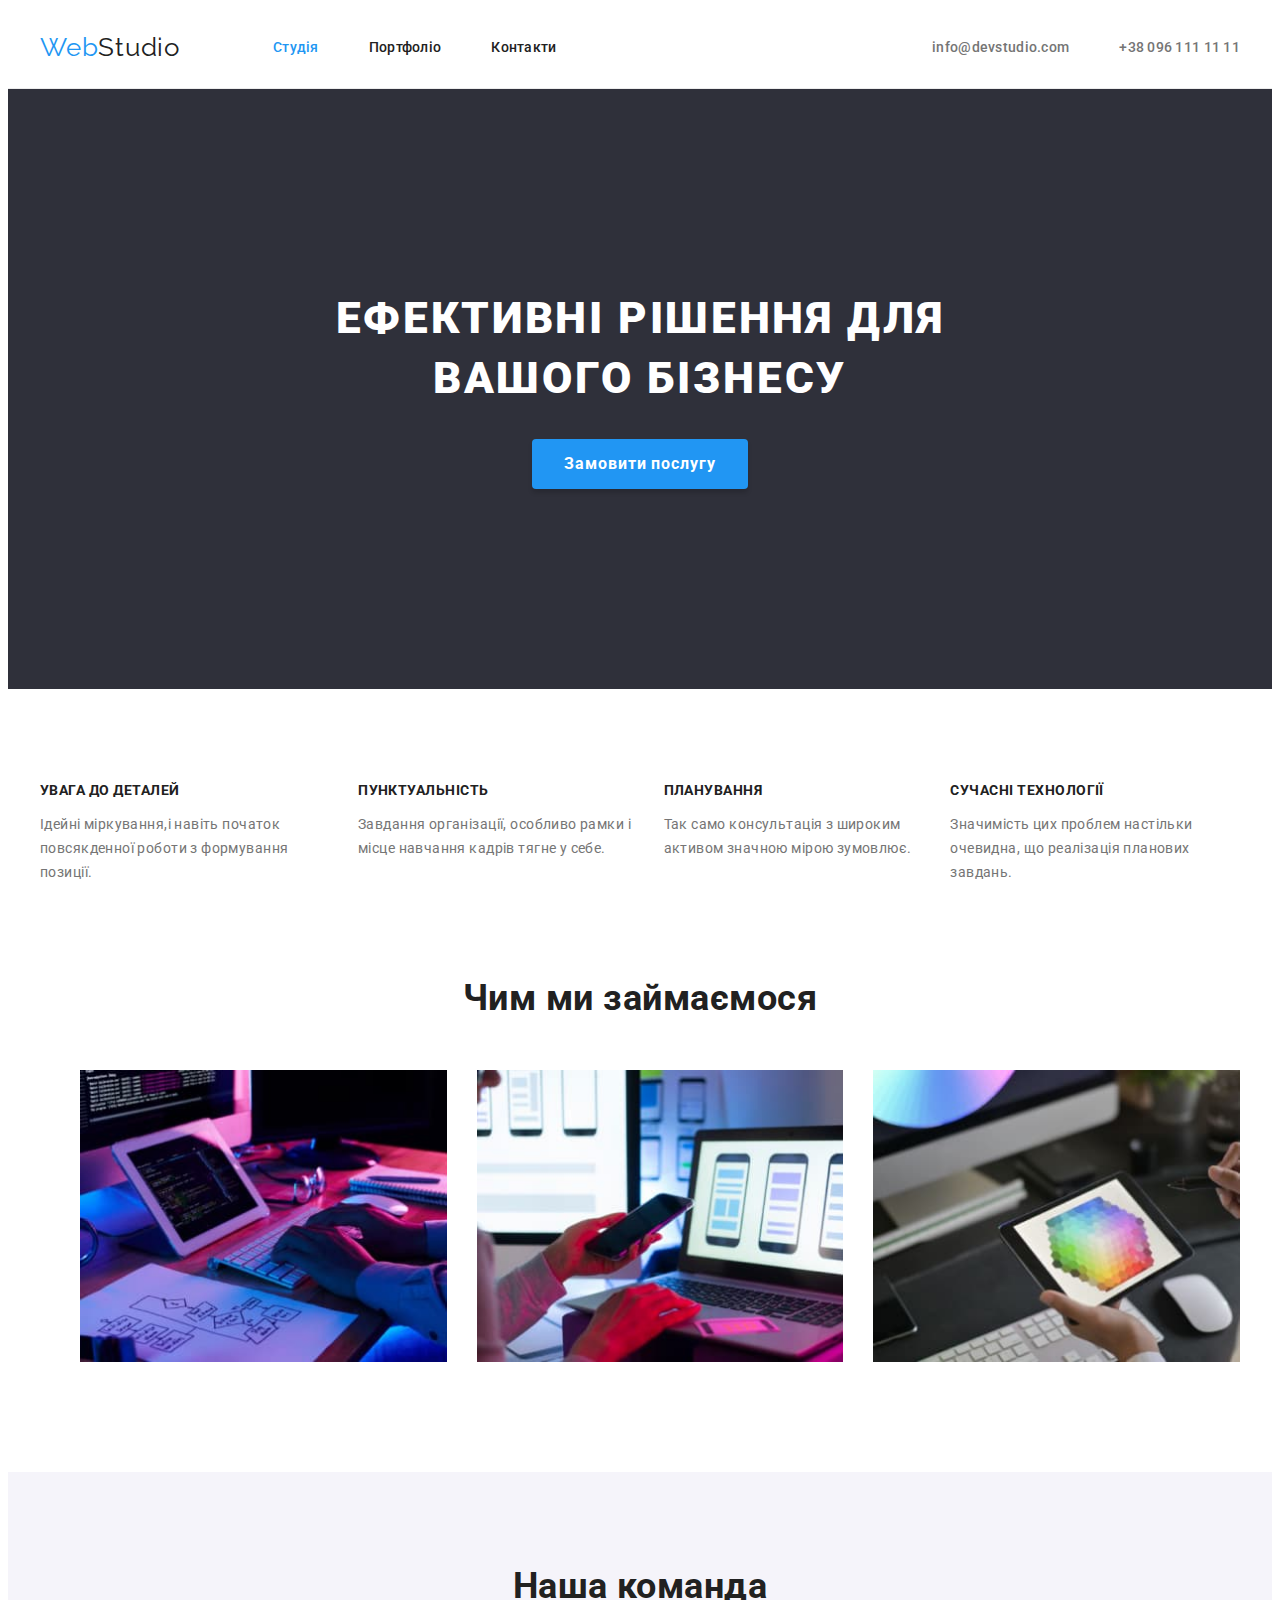
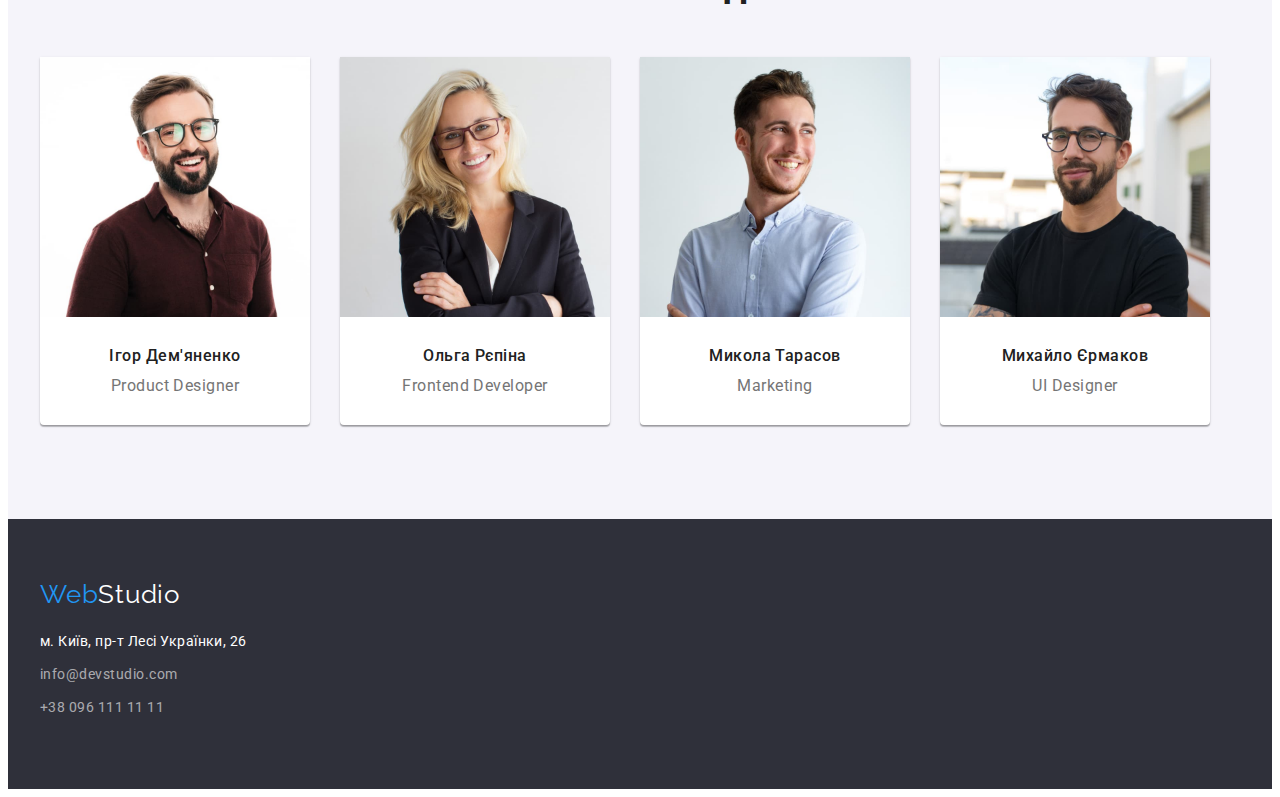
<file: index.html>
<!DOCTYPE html>
<html lang="uk">
  <head>
    <meta charset="UTF-8">
    <meta http-equiv="X-UA-Compatible" content="IE=edge" />
    <meta name="viewport" content="width=device-width, initial-scale=1.0">
    <title>Студія</title>
    <link
      href="https://fonts.googleapis.com/css2?family=Raleway:wght@700&family=Roboto:wght@400;500;700;900&display=swap"
      rel="stylesheet">
    <link
      rel="stylesheet"
      href="https://cdnjs.cloudflare.com/ajax/libs/modern-normalize/1.1.0/modern-normalize.min.css"
      integrity="sha512-wpPYUAdjBVSE4KJnH1VR1HeZfpl1ub8YT/NKx4PuQ5NmX2tKuGu6U/JRp5y+Y8XG2tV+wKQpNHVUX03MfMFn9Q=="
      crossorigin="anonymous"
      referrerpolicy="no-referrer"
    />
    <link rel="stylesheet" href="./css/style.css">
  </head>
  <body>
    <!-- Шапка сторінки -->
    <header class="header">
      <div class="container header-nav">
        <nav class="header-nav">
          <a href="./index.html" class="logo">
            <span class="logo-part">Web</span>Studio</a
          >
          <!-- Навігація на інші сторінки -->
          <ul class="nav-menu list">
            <li><a class="link-nav-current" href="./index.html">Студія</a></li>
            <li><a class="link-nav" href="./portfolio.html">Портфоліо</a></li>
            <li><a class="link-nav" href="/Контакти">Контакти</a></li>
          </ul>
        </nav>
        <!-- Пошта та телефон -->
        <ul class="menu-contacts list">
          <li>
            <a class="header-contacts" href="mailto:info@devstudio.com"
              >info@devstudio.com</a
            >
          </li>
          <li>
            <a class="header-contacts" href="tel:+380961111111"
              >+38 096 111 11 11</a
            >
          </li>
        </ul>
      </div>
    </header>
    <!-- Унікальний контент сторінки -->
    <main>
      <!-- Герой -->
      <section class="hero">
        <div class="container">
          <h1 class="hero-title">Ефективні рішення для вашого бізнесу</h1>
          <button type="button" class="button primary">Замовити послугу</button>
        </div>
      </section>

      <!-- Секція 2 Переваги -->
      <section class="section">
        <div class="container">
          <h2 class="visually-hidden">Наші переваги</h2>
          <ul class="features list">
            <li class="feature-item">
              <h3 class="list-title">Увага до деталей</h3>
              <p class="list-text">
                Ідейні міркування,і навіть початок повсякденної роботи з
                формування позиції.
              </p>
            </li>
            <li class="feature-item">
              <h3 class="list-title">Пунктуальність</h3>
              <p class="list-text">
                Завдання організації, особливо рамки і місце навчання кадрів
                тягне у себе.
              </p>
            </li>
            <li class="feature-item">
              <h3 class="list-title">Планування</h3>
              <p class="list-text">
                Так само консультація з широким активом значною мірою зумовлює.
              </p>
            </li>
            <li class="feature-item">
              <h3 class="list-title">Сучасні технології</h3>
              <p class="list-text">
                Значимість цих проблем настільки очевидна, що реалізація
                планових завдань.
              </p>
            </li>
          </ul>
        </div>
      </section>
      <!-- Секція 3 Чим ми займаємося -->
      <section class="section">
        <div class="container">
          <h2 class="section-title">Чим ми займаємося</h2>
          <ul class="work-list">
            <li class="work-item">
              <img
                src="images/img1.jpg"
                alt="Ноутбук"
                width="370"
                height="294"
              />
            </li>
            <li class="work-item">
              <img
                src="images/img2.jpg"
                alt="Телефон"
                width="370"
                height="294"
              />
            </li>
            <li class="work-item">
              <img src="images/img3.jpg" alt="Колір" width="370" height="294" />
            </li>
          </ul>
        </div>
      </section>
      <section class="section team">
        <div class="container">
          <h2 class="section-title">Наша команда</h2>
          <ul class="team-list list">
            <li class="team-card">
              <img
                src="images/img4.jpg"
                alt="Продакт дизайнер"
                width="270"
                height="260"
              />
              <h3 class="member-name">Ігор Дем'яненко</h3>
              <p lang="en" class="member-position">Product Designer</p>
            </li>
            <li class="team-card">
              <img
                src="images/img5.jpg"
                alt="Фронт енд розробниця"
                width="270"
                height="260"
              />
              <h3 class="member-name">Ольга Рєпіна</h3>
              <p lang="en" class="member-position">Frontend Developer</p>
            </li>
            <li class="team-card">
              <img
                src="images/img6.jpg"
                alt="Маркетинг"
                width="270"
                height="260"
              />
              <h3 class="member-name">Микола Тарасов</h3>
              <p lang="en" class="member-position">Marketing</p>
            </li>
            <li class="team-card">
              <img
                src="images/img7.jpg"
                alt="Дизайнер"
                width="270"
                height="260"
              />
              <h3 class="member-name">Михайло Єрмаков</h3>
              <p lang="en" class="member-position">UI Designer</p>
            </li>
          </ul>
        </div>
      </section>
    </main>
    <!-- Футер сторінки -->
    <footer>
      <div class="container">
        <a href="index.html" class="logo"
          ><span class="logo-part">Web</span
          ><span class="logo-footer">Studio</span></a
        >
        <address class="address">
          <a
            class="address-place no-italic"
            href="https://goo.gl/maps/CPtrU1FHBa2aNyZL9"
            target="_blank"
            rel="noopener noreferrer nofollow"
            >м. Київ, пр-т Лесі Українки, 26</a
          >
        </address>
        <address>
          <a class="address-contacts no-italic" href="mailto:info@devstudio.com"
            >info@devstudio.com</a
          ></br>
          <a class="address-contacts no-italic" href="tel:+380961111111"
            >+38 096 111 11 11</a
          >
        </address>
      </div>
    </footer>
  </body>
</html>
</file>
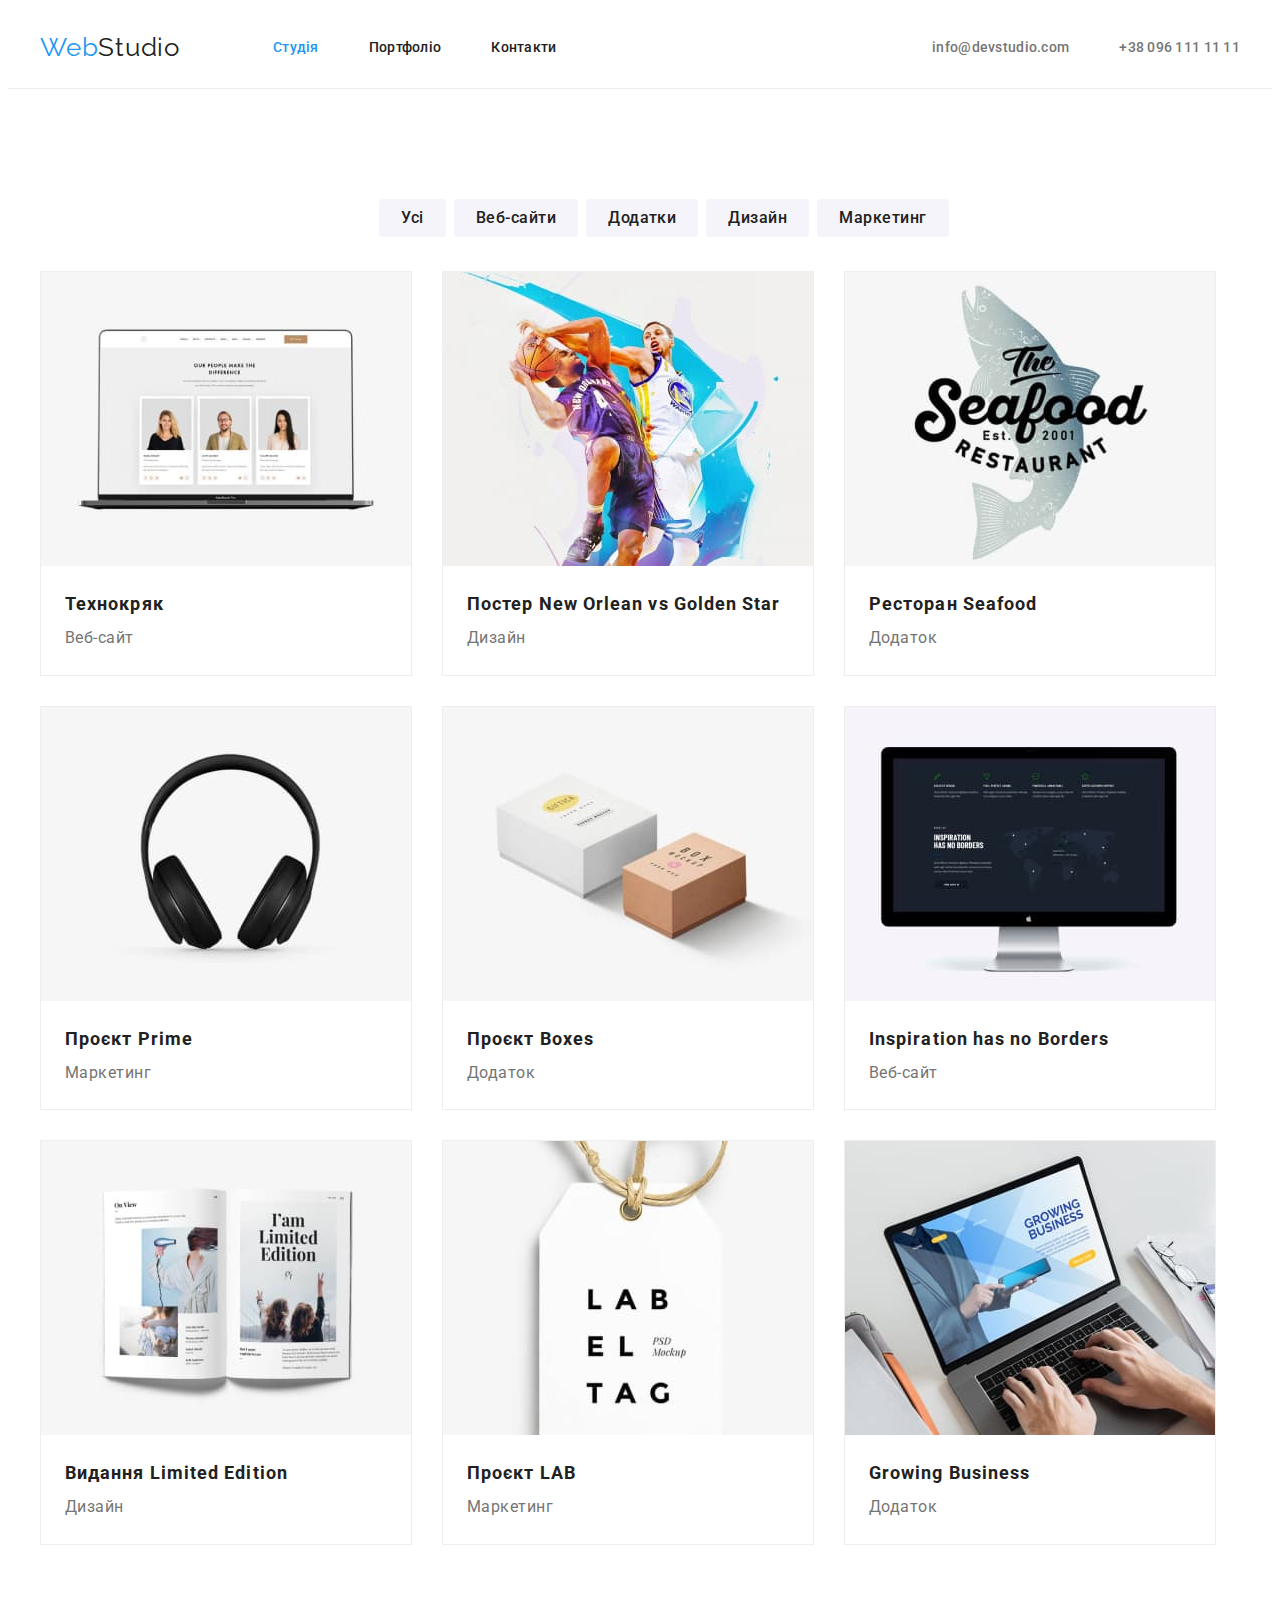
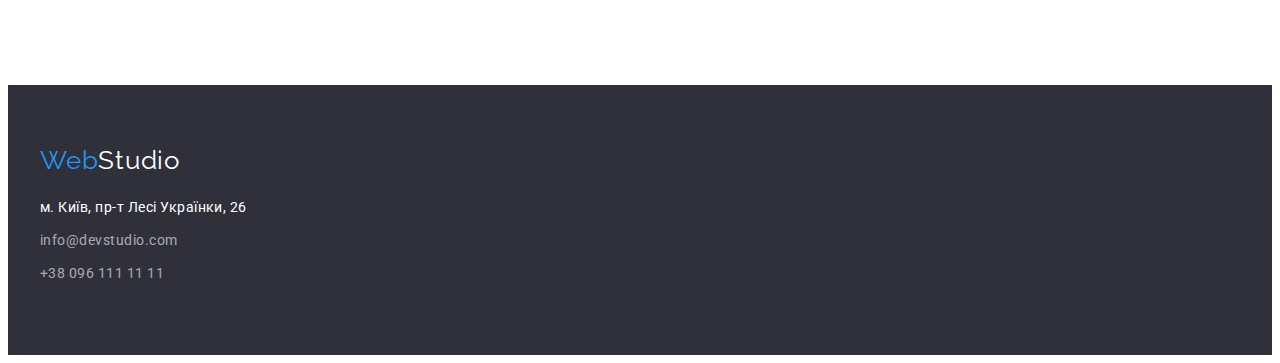
<file: portfolio.html>
<!DOCTYPE html>
<html lang="uk">

<head>
  <meta charset="UTF-8">
  <meta http-equiv="X-UA-Compatible" content="IE=edge" />
  <meta name="viewport" content="width=device-width, initial-scale=1.0">
  <title>Портфоліо</title>
  <link href="https://fonts.googleapis.com/css2?family=Raleway:wght@700&family=Roboto:wght@400;500;700;900&display=swap"
    rel="stylesheet">
  <link rel="stylesheet" href="https://cdnjs.cloudflare.com/ajax/libs/modern-normalize/1.1.0/modern-normalize.min.css"
    integrity="sha512-wpPYUAdjBVSE4KJnH1VR1HeZfpl1ub8YT/NKx4PuQ5NmX2tKuGu6U/JRp5y+Y8XG2tV+wKQpNHVUX03MfMFn9Q=="
    crossorigin="anonymous" referrerpolicy="no-referrer" />
  <link rel="stylesheet" href="./css/style.css">
</head>

<body>
  <!-- Шапка сторінки -->
  <header class="header">
    <div class="container header-nav">
      <nav class="header-nav">
        <a href="./index.html" class="logo">
          <span class="logo-part">Web</span>Studio</a>
        <!-- Навігація на інші сторінки -->
        <ul class="nav-menu list">
          <li><a class="link-nav-current" href="./index.html">Студія</a></li>
          <li><a class="link-nav" href="./portfolio.html">Портфоліо</a></li>
          <li><a class="link-nav" href="/Контакти">Контакти</a></li>
        </ul>
      </nav>
      <!-- Пошта та телефон -->
      <ul class="menu-contacts list">
        <li>
          <a class="header-contacts" href="mailto:info@devstudio.com">info@devstudio.com</a>
        </li>
        <li>
          <a class="header-contacts" href="tel:+380961111111">+38 096 111 11 11</a>
        </li>
      </ul>
    </div>
  </header>
  <!-- Унікальний контент сторінки -->
    <main>
      <section class="portfolio">
      <div class="container">
        <h1 class="visually-hidden">Наші роботи</h1>
        <ul class="portfolio-button">
          <li class="button-item"><button type="button" class="button secondary">Усі</button></li>
          <li class="button-item">
            <button type="button" class="button secondary">Веб-сайти</button>
          </li>
          <li class="button-item">
            <button  type="button" class="button secondary">Додатки</button>
          </li>
          <li class="button-item">
            <button type="button" class="button secondary">Дизайн</button>
          </li>
          <li class="button-item">
            <button type="button" class="button secondary">Маркетинг</button>
          </li>
        </ul>
        <ul class="portfolio-list">
          <li class="examples-item">
            <a href="portfolio.html"></a>
            <img src="images/site.jpg" alt="Сайт" width="370" height="294">
            <h2 class="portfolio-title">Технокряк</h2>
            <p class="portfolio-des">Веб-сайт</p>
            <p class="visually-hidden">
              Lorem ipsum dolor sit amet consectetur adipisicing elit. Obcaecati
              dicta itaque cum laudantium explicabo quam adipisci molestiae,
              voluptatibus doloribus. Laborum beatae nemo voluptatum, atque
              voluptatibus autem hic minima deserunt repudiandae?
            </p>
          </li>
          <li class="examples-item">
            <a href="./portfolio.html"></a>
            <img
              src="images/poster.jpg"
              alt="Постер"
              width="370"
              height="294"
            >
            <h2 class="portfolio-title">Постер New Orlean vs Golden Star</h2>
            <p class="portfolio-des">Дизайн</p>
            <p class="visually-hidden">
              Lorem ipsum dolor sit amet consectetur adipisicing elit. Error,
              vero libero id architecto consequuntur quis eius adipisci,
              voluptate similique quisquam maiores itaque officia accusamus quia
              nobis impedit eligendi facilis labore.
            </p>
          </li>
          <li class="examples-item">
            <a href="./portfolio.html"></a>
            <img
              src="images/seafood.jpg"
              alt="Ресторан"
              width="370"
              height="294"
            >
            <h2 class="portfolio-title">Ресторан Seafood</h2>
            <p class="portfolio-des">Додаток</p>
            <p class="visually-hidden">
              Lorem ipsum dolor sit amet consectetur adipisicing elit. Obcaecati
              dicta itaque cum laudantium explicabo quam adipisci molestiae,
              voluptatibus doloribus. Laborum beatae nemo voluptatum, atque
              voluptatibus autem hic minima deserunt repudiandae?
            </p>
          </li>
          <li class="examples-item">
            <a href="./portfolio.html"></a>
            <img
              src="images/headphones.jpg"
              alt="Навушники"
              width="370"
              height="294"
            >
            <h2 class="portfolio-title">Проєкт Prime</h2>
            <p class="portfolio-des">Маркетинг</p>
            <p class="visually-hidden">
              Lorem ipsum, dolor sit amet consectetur adipisicing elit. Cumque
              eos, sit quae minima expedita illo laborum officiis quisquam saepe
              maiores, suscipit molestias aut, facilis eveniet nam. Enim
              temporibus exercitationem harum.
            </p>
          </li>
          <li class="examples-item">
            <a href="./portfolio.html"></a>
            <img
              src="images/boxes.jpg"
              alt="Коробки"
              width="370"
              height="294">
            <h2 class="portfolio-title">Проєкт Boxes</h2>
            <p class="portfolio-des">Додаток</p>
            <p class="visually-hidden">
              Lorem ipsum dolor sit amet consectetur adipisicing elit.
              Cupiditate dolorem soluta ea ex est neque harum reiciendis facere
              unde aut temporibus, esse earum recusandae molestias minus nobis.
              Nihil, laboriosam ullam.
            </p>
          </li>
          <li class="examples-item">
            <a href="./portfolio.html"></a>
            <img
              src="images/comp.jpg"
              alt="Компютер"
              width="370"
              height="294"
          >
            <h2 lang="en" class="portfolio-title">Inspiration has no Borders</h2>
            <p class="portfolio-des">Веб-сайт</p>
            <p class="visually-hidden">
              Lorem ipsum dolor sit amet consectetur adipisicing elit. Quae
              praesentium vel aut sint animi id voluptatibus eos eligendi
              assumenda, sit aliquam est architecto hic tempora nobis error
              excepturi eaque. Nihil?
            </p>
          </li>
          <li class="examples-item">
            <a href="./portfolio.html"></a>
            <img src="images/book.jpg" alt="Видання" width="370" height="294">
            <h2 class="portfolio-title">Видання Limited Edition</h2>
            <p class="portfolio-des">Дизайн</p>
            <p class="visually-hidden">
              Lorem ipsum dolor sit, amet consectetur adipisicing elit.
              Voluptatum itaque eos velit temporibus! Culpa natus eum ducimus
              fugiat? Repellendus sequi veritatis nam temporibus expedita minima
              nostrum rem asperiores est nulla.
            </p>
          </li>
          <li class="examples-item">
            <a href="./portfolio.html"></a>
            <img src="images/lab.jpg" alt="Лаб" width="370" height="294">
            <h2 class="portfolio-title">Проєкт LAB</h2>
            <p class="portfolio-des">Маркетинг</p>
            <p class="visually-hidden">
              Lorem ipsum dolor sit amet consectetur, adipisicing elit. Est
              quasi repellendus aliquam cum? Corporis iste animi assumenda natus
              cum distinctio exercitationem doloremque aliquid ullam reiciendis
              molestias sapiente voluptatem, odio ut?
            </p>
          </li>
          <li class="examples-item">
            <a href="./portfolio.html"></a>
            <img
              src="images/laptop.jpg"
              alt="Ноутбук"
              width="370"
              height="294"
            >
            <h2 lang="en" class="portfolio-title">Growing Business</h2>
            <p class="portfolio-des">Додаток</p>
            <p class="visually-hidden">
              Lorem, ipsum dolor sit amet consectetur adipisicing elit. Illum,
              repellat quam in ipsum vel suscipit eius pariatur ut ex nostrum
              quos, recusandae nesciunt deserunt natus nisi quaerat magni
              dolorem. Sequi!
            </p>
          </li>
        </ul>
        </div>
      </section>
    </main>
<!-- Футер сторінки -->
<footer>
  <div class="container">
    <a href="index.html" class="logo"><span class="logo-part">Web</span><span class="logo-footer">Studio</span></a>
    <address class="address">
      <a class="address-place no-italic" href="https://goo.gl/maps/CPtrU1FHBa2aNyZL9" target="_blank"
        rel="noopener noreferrer nofollow">м. Київ, пр-т Лесі Українки, 26</a>
    </address>
    <address>
      <a class="address-contacts no-italic" href="mailto:info@devstudio.com">info@devstudio.com</a></br>
      <a class="address-contacts no-italic" href="tel:+380961111111">+38 096 111 11 11</a>
    </address>
  </div>
</footer>
</body>
</html>
</file>
<file: css/style.css>
:root {
  --background-color: #f5f5f5;
  --hero-background-color: #2f303a;
  --section--three-color: #f5f4fa;
  --primary-text-color: #757575;
  --title-text-color: #212121;
  --accent-color: #2196f3;
  --hero-title-color: #ffffff;
  --address-text-color: rgba(255, 255, 255, 0.6);
  --button-accent-color: #188ce8;
  --footer-contacts-color: rgba(255, 255, 255, 0.6);
  --border-header-color: #ececec;
}
/* Стили для обнуления верхних отступов у элементов */
h1,
h2,
h3,
h4,
h5,
h6,
p {
  margin-top: 0;
}

/* Класс для обнуления базовых свойств у списков (ul) */
.list {
  list-style: none;

  padding-left: 0;
  margin: 0;
}

/* Класс для обнуления базовых свойств у ссылок */
.link {
  text-decoration: none;
  color: inherit;
}

/* Свойства для корректного отображения картинок */
img {
  display: block;
  max-width: 100%;
  height: auto;
}

/* Свойства для обнуления курсива у address */
address {
  font-style: normal;
}
body {
  color: var(--primary-text-color);
  font-family: Roboto, sans-serif;
  letter-spacing: 0.03em;
}

.container {
  padding: 0 15px;
  margin-left: auto;
  margin-right: auto;
  width: 1200px;
}

/* Header */
.header {
  border-bottom: 1px solid var(--border-header-color);
}
.header-nav {
  display: flex;
  align-items: center;
}

.logo {
  margin-right: 93px;

  color: var(--title-text-color);
  font-family: Raleway, sans-serif;
  font-size: 26px;
  line-height: 1.2;
  letter-spacing: 0.03em;
  text-decoration: none;
}

.logo-part {
  color: var(--accent-color);
}

.logo-footer {
  color: var(--hero-title-color);
}
/* Navigation */

.nav-menu {
  display: flex;
  list-style-type: none;
  align-items: center;
  gap: 50px;
}

.link-nav-current {
  display: block;
  padding-top: 32px;
  padding-bottom: 32px;

  color: var(--accent-color);
  text-decoration: none;
  font-weight: 500;
  font-size: 14px;
  line-height: 1.14;
  letter-spacing: 0.02em;
}

.link-nav {
  display: block;
  padding-top: 32px;
  padding-bottom: 32px;

  color: var(--title-text-color);
  font-weight: 500;
  font-size: 14px;
  line-height: 1.14;
  letter-spacing: 0.02em;
  text-decoration: none;
}

.link-nav:hover,
.link-nav:focus {
  color: var(--accent-color);
}
.menu-contacts {
  margin-left: auto;
  display: flex;
  align-items: center;
  gap: 50px;

  list-style-type: none;
  text-decoration: none;
}
.header-contacts {
  display: block;
  padding-top: 32px;
  padding-bottom: 32px;

  color: var(--primary-text-color);
  text-decoration: none;
  font-weight: 500;
  font-size: 14px;
  line-height: 1.14;
  letter-spacing: 0.02em;
}

.header-contacts:hover,
.header-contacts:focus {
  color: var(--accent-color);
}

/* Hero */

.hero {
  padding-top: 200px;
  padding-bottom: 200px;

  background-color: var(--hero-background-color);
  text-align: center;
}

.hero-title {
  margin: 0 auto 30px;
  max-width: 690px;

  color: var(--hero-title-color);
  font-weight: 900;
  font-size: 44px;
  line-height: 1.36;
  text-align: center;
  letter-spacing: 0.06em;
  text-transform: uppercase;
}

.portfolio {
  padding-top: 94px;
  padding-bottom: 94px;
}

.portfolio-list {
  list-style-type: none;
  display: flex;
  flex-wrap: wrap;
  padding-inline-start: 0;
}
.examples-item {
  width: 370px;
  margin-right: 30px;
  margin-bottom: 30px;
  border: 1px solid #eeeeee;
}
.examples-item:nth-child(3n) {
  margin-right: 0;
}

.portfolio-title {
  color: var(--title-text-color);
  font-weight: 700;
  font-size: 18px;
  line-height: 2;
  letter-spacing: 0.06em;
  padding-top: 20px;
  padding-left: 24px;
}

.portfolio-des {
  color: var(--primary-text-color);
  font-weight: 400;
  font-size: 16px;
  line-height: 1.88px;
  letter-spacing: 0.03em;
  padding-bottom: 20px;
  padding-left: 24px;
}
.button {
  padding: 10px 32px;
  border-color: transparent;
  color: var(--hero-title-color);
}
.button.primary {
  border: none;
  padding: 10px 32px;

  color: var(--hero-title-color);
  background-color: var(--accent-color);
  font-weight: 700;
  font-size: 16px;
  line-height: 1.88;
  font-family: inherit;
  align-items: center;
  text-align: center;
  letter-spacing: 0.06em;
  cursor: pointer;
  box-shadow: 0px 4px 4px rgba(0, 0, 0, 0.15);
  border-radius: 4px;
}
.button.primary:hover,
.button.primary:focus {
  background-color: var(--button-accent-color);
}

.portfolio-button {
  margin-bottom: 34px;
  display: flex;
  justify-content: center;
  list-style-type: none;
}
.button-item:nth-child(n + 1) {
  margin-left: 8px;
}

.button.secondary {
  border: none;
  color: var(--title-text-color);
  background-color: var(--section--three-color);
  padding: 6px 22px;
  cursor: pointer;
  border-radius: 4px;
  font-family: inherit;
  font-weight: 500;
  font-size: 16px;
  line-height: 1.62;
  letter-spacing: 0.03em;
}
.button.secondary:hover,
.button.secondary:focus {
  background-color: var(--accent-color);
  color: var(--hero-title-color);
  box-shadow: 0px 3px 1px rgba(0, 0, 0, 0.1), 0px 1px 2px rgba(0, 0, 0, 0.08),
    0px 2px 2px rgba(0, 0, 0, 0.12);
  border-radius: 4px;
}

.visually-hidden {
  margin: -1px;
  position: absolute;
  white-space: nowrap;
  width: 1px;
  height: 1px;
  overflow: hidden;
  border: 0;
  padding: 0;
  clip: rect(0 0 0 0);
  clip-path: inset(50%);
}

/* Features */

.features {
  display: flex;
  align-content: space-between;
  padding-bottom: 0px;
  list-style-type: none;
  text-decoration: none;
}

.feature-item:not(:last-child) {
  padding-right: 30px;
}
.list-title {
  color: var(--title-text-color);
  font-weight: 700;
  font-size: 14px;
  line-height: 1.14;
  text-transform: uppercase;
}
.list-text {
  color: var(--primary-text-color);
  letter-spacing: 0.03em;
  font-size: 14px;
  line-height: 1.71;
  margin-bottom: 0;
}
.section {
  padding-top: 94px;
}
.section-title {
  text-align: center;
  margin-bottom: 50px;
  color: var(--title-text-color);
  font-weight: 700;
  font-size: 36px;
  line-height: 1.16;
}
.work-list {
  display: flex;
  padding-bottom: 94px;
  list-style: none;
}

.work-item:not(:last-child) {
  padding-right: 30px;
}

/*Our team */

.team {
  background-color: var(--section--three-color);
  padding-bottom: 94px;
}

.team-list {
  display: flex;
}

.team-card:first-child {
  margin-left: 0;
}
.team-card {
  margin-left: 30px;
  border-radius: 0px 0px 4px 4px;
  box-shadow: 0px 1px 3px rgba(0, 0, 0, 0.12), 0px 1px 1px rgba(0, 0, 0, 0.14),
    0px 2px 1px rgba(0, 0, 0, 0.2);
}

.member-name {
  color: var(--title-text-color);
  font-weight: 500;
  font-size: 16px;
  line-height: 1.18;
  text-align: center;
  padding-top: 30px;
  padding-bottom: 10px;
  margin-bottom: 0;
}
.member-position {
  text-align: center;
  padding-bottom: 30px;
  margin-bottom: 0;
}

.team-card {
  background-color: var(--hero-title-color);
}

/* Footer */

.address {
  margin-top: 20px;
}

.no-italic {
  text-decoration: none;
  font-style: normal;
}
.address-place {
  display: inline-block;
  padding-bottom: 9px;
  color: var(--hero-title-color);
  font-size: 14px;
  line-height: 1.71;
}

.address-contacts {
  display: inline-block;
  color: var(--footer-contacts-color);
  font-size: 14px;
  line-height: 1.71;
  padding-bottom: 9px;
}

.address-contacts:hover,
.address-contacts:focus {
  color: var(--accent-color);
}

footer {
  padding-bottom: 60px;
  background-color: var(--hero-background-color);
  padding-top: 60px;
}
</file>
